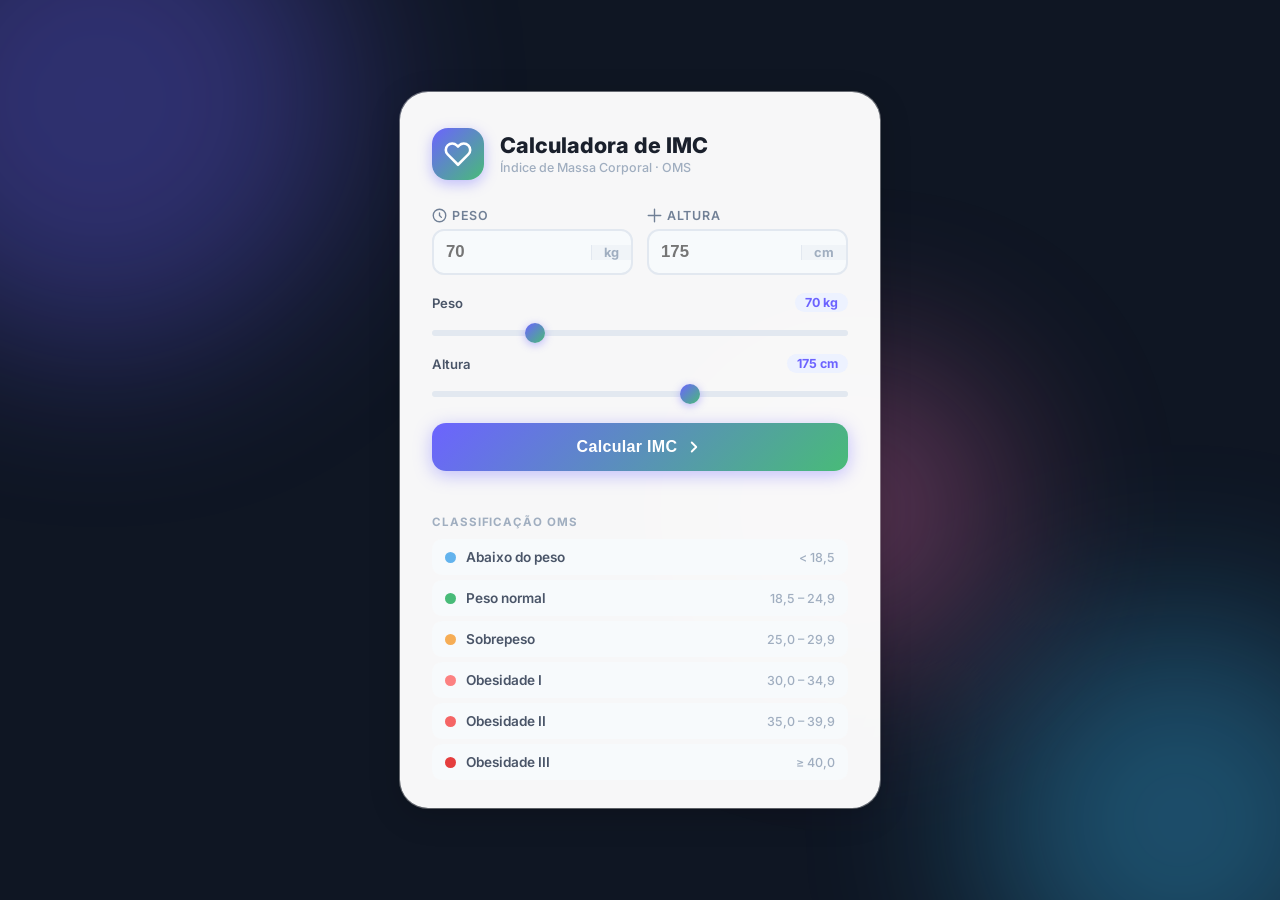
<file: calculadora-imc/index.html>
<!DOCTYPE html>
<html lang="pt-BR">
<head>
  <meta charset="UTF-8" />
  <meta name="viewport" content="width=device-width, initial-scale=1.0" />
  <title>Calculadora de IMC</title>
  <link href="https://fonts.googleapis.com/css2?family=Inter:wght@400;500;600;700;800&display=swap" rel="stylesheet" />
  <style>
    *, *::before, *::after { margin: 0; padding: 0; box-sizing: border-box; }

    body {
      font-family: 'Inter', sans-serif;
      min-height: 100vh;
      background: #0f1623;
      display: flex;
      align-items: center;
      justify-content: center;
      padding: 24px 16px;
      overflow-x: hidden;
      color: #2d3748;
    }

    .bg-blobs { position: fixed; inset: 0; pointer-events: none; overflow: hidden; z-index: 0; }
    .blob {
      position: absolute;
      border-radius: 50%;
      filter: blur(90px);
      opacity: 0.35;
      animation: float 10s ease-in-out infinite alternate;
    }
    .blob-1 { width: 500px; height: 500px; background: #6c63ff; top: -150px; left: -150px; animation-delay: 0s; }
    .blob-2 { width: 400px; height: 400px; background: #38bdf8; bottom: -120px; right: -100px; animation-delay: -4s; }
    .blob-3 { width: 300px; height: 300px; background: #f472b6; top: 40%; left: 55%; animation-delay: -7s; }

    @keyframes float {
      from { transform: translateY(0) scale(1); }
      to   { transform: translateY(-30px) scale(1.06); }
    }

    .container { position: relative; z-index: 1; width: 100%; max-width: 480px; }

    .glass-card {
      background: rgba(255,255,255,0.97);
      border-radius: 28px;
      padding: 36px 32px 28px;
      box-shadow:
        0 2px 4px rgba(0,0,0,0.06),
        0 8px 32px rgba(0,0,0,0.18),
        0 0 0 1px rgba(255,255,255,0.4);
    }

    .header { display: flex; align-items: center; gap: 16px; margin-bottom: 28px; }
    .icon-wrap {
      width: 52px; height: 52px;
      border-radius: 16px;
      background: linear-gradient(135deg, #6c63ff, #48bb78);
      display: flex; align-items: center; justify-content: center;
      color: white; flex-shrink: 0;
      box-shadow: 0 4px 14px rgba(108,99,255,0.4);
    }
    h1 { font-size: 1.35rem; font-weight: 800; color: #1a202c; line-height: 1.2; }
    .subtitle { font-size: 0.78rem; color: #a0aec0; font-weight: 500; margin-top: 2px; }

    .inputs-grid { display: grid; grid-template-columns: 1fr 1fr; gap: 14px; margin-bottom: 18px; }
    .input-group label {
      display: flex; align-items: center; gap: 5px;
      font-size: 0.78rem; font-weight: 600; color: #718096;
      text-transform: uppercase; letter-spacing: 0.06em; margin-bottom: 6px;
    }
    .input-wrap {
      display: flex; align-items: center;
      background: #f7fafc; border: 2px solid #e2e8f0;
      border-radius: 12px; overflow: hidden;
      transition: border-color 0.2s, box-shadow 0.2s;
    }
    .input-wrap:focus-within {
      border-color: #6c63ff;
      box-shadow: 0 0 0 3px rgba(108,99,255,0.15);
      background: #fff;
    }
    input[type="number"] {
      flex: 1; border: none; background: transparent;
      padding: 11px 12px; font-size: 1.05rem; font-weight: 700;
      color: #1a202c; outline: none; width: 100%;
    }
    input[type="number"]::-webkit-inner-spin-button,
    input[type="number"]::-webkit-outer-spin-button { -webkit-appearance: none; }
    .unit {
      padding: 0 12px; font-size: 0.8rem; font-weight: 700; color: #a0aec0;
      border-left: 1px solid #e2e8f0; background: #f0f4f8;
      height: 100%; display: flex; align-items: center;
    }

    .slider-group { display: flex; flex-direction: column; gap: 14px; margin-bottom: 22px; }
    .slider-header {
      display: flex; justify-content: space-between; align-items: center;
      margin-bottom: 8px; font-size: 0.82rem; font-weight: 600; color: #4a5568;
    }
    .slider-badge {
      background: #edf2ff; color: #6c63ff;
      font-size: 0.78rem; font-weight: 700;
      padding: 2px 10px; border-radius: 20px;
    }
    .slider {
      -webkit-appearance: none; appearance: none;
      width: 100%; height: 6px; border-radius: 99px;
      background: #e2e8f0; outline: none; cursor: pointer;
    }
    .slider::-webkit-slider-thumb {
      -webkit-appearance: none; width: 20px; height: 20px; border-radius: 50%;
      background: linear-gradient(135deg, #6c63ff, #48bb78);
      box-shadow: 0 2px 8px rgba(108,99,255,0.45);
      cursor: pointer; transition: transform 0.15s;
    }
    .slider::-webkit-slider-thumb:hover { transform: scale(1.2); }
    .slider::-moz-range-thumb {
      width: 20px; height: 20px; border-radius: 50%; border: none;
      background: linear-gradient(135deg, #6c63ff, #48bb78);
      box-shadow: 0 2px 8px rgba(108,99,255,0.45); cursor: pointer;
    }

    .btn-calc {
      width: 100%; padding: 15px;
      background: linear-gradient(135deg, #6c63ff 0%, #48bb78 100%);
      color: white; border: none; border-radius: 14px;
      font-size: 1rem; font-weight: 700; cursor: pointer;
      display: flex; align-items: center; justify-content: center; gap: 8px;
      letter-spacing: 0.02em;
      box-shadow: 0 4px 18px rgba(108,99,255,0.4);
      transition: transform 0.15s, box-shadow 0.15s, filter 0.15s;
    }
    .btn-calc:hover { transform: translateY(-2px); box-shadow: 0 8px 24px rgba(108,99,255,0.45); }
    .btn-calc:active { transform: translateY(0); filter: brightness(0.95); }

    .result-card {
      margin-top: 22px; border-radius: 18px; overflow: hidden;
      max-height: 0; opacity: 0;
      transition: max-height 0.6s ease, opacity 0.4s ease;
    }
    .result-card.visible { max-height: 400px; opacity: 1; }
    .result-inner {
      background: linear-gradient(160deg, #f8f9ff 0%, #f0fff6 100%);
      border: 2px solid #e9ecef; border-radius: 18px;
      padding: 24px 20px 20px; text-align: center;
    }

    .gauge-wrap { display: flex; justify-content: center; margin-bottom: 8px; }
    .result-value-wrap { margin-bottom: 8px; }
    .imc-number { font-size: 3.2rem; font-weight: 800; color: #1a202c; line-height: 1; }
    .imc-badge {
      display: inline-block; margin-top: 6px;
      padding: 4px 18px; border-radius: 99px;
      font-size: 0.85rem; font-weight: 700;
      background: #c6f6d5; color: #276749;
      transition: background 0.5s, color 0.5s;
    }
    .imc-desc { font-size: 0.82rem; color: #718096; margin: 10px 0 16px; line-height: 1.5; }

    .mini-stats {
      display: flex; justify-content: center; align-items: center;
      background: white; border-radius: 12px;
      border: 1px solid #e2e8f0; overflow: hidden;
    }
    .mini-stat {
      flex: 1; display: flex; flex-direction: column;
      align-items: center; padding: 12px 8px; gap: 3px;
    }
    .mini-label { font-size: 0.72rem; color: #a0aec0; font-weight: 500; }
    .mini-val { font-size: 1rem; font-weight: 700; color: #2d3748; }
    .mini-divider { width: 1px; height: 40px; background: #e2e8f0; flex-shrink: 0; }

    .table-section { margin-top: 22px; }
    .table-title {
      font-size: 0.72rem; font-weight: 700; color: #a0aec0;
      text-transform: uppercase; letter-spacing: 0.08em; margin-bottom: 10px;
    }
    .table-list { display: flex; flex-direction: column; gap: 5px; }
    .table-row {
      display: flex; align-items: center; gap: 10px;
      padding: 9px 12px; border-radius: 10px;
      background: #f7fafc; border: 1.5px solid transparent;
      transition: border-color 0.3s, background 0.3s, transform 0.2s;
      font-size: 0.85rem;
    }
    .table-row.active {
      background: #fff; border-color: #6c63ff;
      transform: translateX(4px);
      box-shadow: 0 2px 10px rgba(108,99,255,0.12);
    }
    .cat-dot { width: 11px; height: 11px; border-radius: 50%; flex-shrink: 0; }
    .cat-name { flex: 1; font-weight: 600; color: #4a5568; }
    .table-row.active .cat-name { color: #1a202c; }
    .cat-range { font-size: 0.78rem; color: #a0aec0; font-weight: 500; }
    .table-row.active .cat-range { color: #6c63ff; font-weight: 700; }
  </style>
</head>
<body>

  <div class="bg-blobs">
    <div class="blob blob-1"></div>
    <div class="blob blob-2"></div>
    <div class="blob blob-3"></div>
  </div>

  <main class="container">
    <div class="glass-card">

      <div class="header">
        <div class="icon-wrap">
          <svg width="28" height="28" viewBox="0 0 24 24" fill="none" stroke="currentColor" stroke-width="2.2" stroke-linecap="round" stroke-linejoin="round">
            <path d="M20.84 4.61a5.5 5.5 0 0 0-7.78 0L12 5.67l-1.06-1.06a5.5 5.5 0 0 0-7.78 7.78l1.06 1.06L12 21.23l7.78-7.78 1.06-1.06a5.5 5.5 0 0 0 0-7.78z"/>
          </svg>
        </div>
        <div>
          <h1>Calculadora de IMC</h1>
          <p class="subtitle">Índice de Massa Corporal · OMS</p>
        </div>
      </div>

      <div class="inputs-grid">
        <div class="input-group">
          <label for="peso">
            <svg width="15" height="15" viewBox="0 0 24 24" fill="none" stroke="currentColor" stroke-width="2.2" stroke-linecap="round" stroke-linejoin="round"><circle cx="12" cy="12" r="10"/><path d="M12 8v4l3 3"/></svg>
            Peso
          </label>
          <div class="input-wrap">
            <input type="number" id="peso" placeholder="70" min="1" max="500" step="0.1" />
            <span class="unit">kg</span>
          </div>
        </div>
        <div class="input-group">
          <label for="altura">
            <svg width="15" height="15" viewBox="0 0 24 24" fill="none" stroke="currentColor" stroke-width="2.2" stroke-linecap="round" stroke-linejoin="round"><path d="M12 22V2M2 12h20"/></svg>
            Altura
          </label>
          <div class="input-wrap">
            <input type="number" id="altura" placeholder="175" min="50" max="300" />
            <span class="unit">cm</span>
          </div>
        </div>
      </div>

      <div class="slider-group">
        <div class="slider-item">
          <div class="slider-header">
            <span>Peso</span>
            <span id="peso-val" class="slider-badge">70 kg</span>
          </div>
          <input type="range" id="slider-peso" min="30" max="200" value="70" step="0.5" class="slider" />
        </div>
        <div class="slider-item">
          <div class="slider-header">
            <span>Altura</span>
            <span id="altura-val" class="slider-badge">175 cm</span>
          </div>
          <input type="range" id="slider-altura" min="100" max="220" value="175" class="slider" />
        </div>
      </div>

      <button class="btn-calc" id="btn-calc" onclick="calcular()">
        <span>Calcular IMC</span>
        <svg width="18" height="18" viewBox="0 0 24 24" fill="none" stroke="currentColor" stroke-width="2.5" stroke-linecap="round" stroke-linejoin="round"><polyline points="9 18 15 12 9 6"/></svg>
      </button>

      <div class="result-card" id="result">
        <div class="result-inner">
          <div class="gauge-wrap">
            <svg viewBox="0 0 200 120" width="200" height="120">
              <path d="M 20 100 A 80 80 0 0 1 180 100" fill="none" stroke="#e2e8f0" stroke-width="14" stroke-linecap="round"/>
              <path id="gauge-fill" d="M 20 100 A 80 80 0 0 1 180 100" fill="none" stroke="#48bb78" stroke-width="14" stroke-linecap="round"
                stroke-dasharray="251.2" stroke-dashoffset="251.2" style="transition:stroke-dashoffset 1s ease,stroke 0.5s ease"/>
              <line id="gauge-needle" x1="100" y1="100" x2="100" y2="30" stroke="#2d3748" stroke-width="3" stroke-linecap="round"
                style="transform-origin:100px 100px;transform:rotate(0deg);transition:transform 1s ease"/>
              <circle cx="100" cy="100" r="7" fill="#2d3748"/>
            </svg>
          </div>
          <div class="result-value-wrap">
            <div class="imc-number" id="imc-number">--</div>
            <div class="imc-badge" id="imc-badge">--</div>
          </div>
          <p class="imc-desc" id="imc-desc"></p>
          <div class="mini-stats">
            <div class="mini-stat">
              <span class="mini-label">Peso ideal (mín)</span>
              <span class="mini-val" id="peso-min">--</span>
            </div>
            <div class="mini-divider"></div>
            <div class="mini-stat">
              <span class="mini-label">Peso ideal (máx)</span>
              <span class="mini-val" id="peso-max">--</span>
            </div>
          </div>
        </div>
      </div>

      <div class="table-section">
        <p class="table-title">Classificação OMS</p>
        <div class="table-list">
          <div class="table-row" data-cat="0"><span class="cat-dot" style="background:#63b3ed"></span><span class="cat-name">Abaixo do peso</span><span class="cat-range">&lt; 18,5</span></div>
          <div class="table-row" data-cat="1"><span class="cat-dot" style="background:#48bb78"></span><span class="cat-name">Peso normal</span><span class="cat-range">18,5 – 24,9</span></div>
          <div class="table-row" data-cat="2"><span class="cat-dot" style="background:#f6ad55"></span><span class="cat-name">Sobrepeso</span><span class="cat-range">25,0 – 29,9</span></div>
          <div class="table-row" data-cat="3"><span class="cat-dot" style="background:#fc8181"></span><span class="cat-name">Obesidade I</span><span class="cat-range">30,0 – 34,9</span></div>
          <div class="table-row" data-cat="4"><span class="cat-dot" style="background:#f56565"></span><span class="cat-name">Obesidade II</span><span class="cat-range">35,0 – 39,9</span></div>
          <div class="table-row" data-cat="5"><span class="cat-dot" style="background:#e53e3e"></span><span class="cat-name">Obesidade III</span><span class="cat-range">&ge; 40,0</span></div>
        </div>
      </div>

    </div>
  </main>

  <script>
    const categorias = [
      { cat:0, label:'Abaixo do peso',   desc:'Seu peso está abaixo do recomendado. Consulte um nutricionista.',            badge:{bg:'#ebf8ff',text:'#2b6cb0'}, gaugeColor:'#63b3ed', needleDeg:-80, dashOffset:220 },
      { cat:1, label:'Peso normal',       desc:'Parabéns! Você está na faixa de peso ideal para sua altura.',               badge:{bg:'#c6f6d5',text:'#276749'}, gaugeColor:'#48bb78', needleDeg:-30, dashOffset:150 },
      { cat:2, label:'Sobrepeso',         desc:'Atenção aos hábitos alimentares e à prática de exercícios físicos.',        badge:{bg:'#fefcbf',text:'#975a16'}, gaugeColor:'#f6ad55', needleDeg:10,  dashOffset:90  },
      { cat:3, label:'Obesidade grau I',  desc:'Recomenda-se acompanhamento médico e mudanças no estilo de vida.',          badge:{bg:'#fff5f5',text:'#c53030'}, gaugeColor:'#fc8181', needleDeg:40,  dashOffset:50  },
      { cat:4, label:'Obesidade grau II', desc:'Procure orientação médica especializada para tratamento adequado.',         badge:{bg:'#fff5f5',text:'#9b2c2c'}, gaugeColor:'#f56565', needleDeg:65,  dashOffset:20  },
      { cat:5, label:'Obesidade grau III',desc:'Situação crítica. Busque atendimento médico com urgência.',                 badge:{bg:'#fff5f5',text:'#742a2a'}, gaugeColor:'#e53e3e', needleDeg:80,  dashOffset:5   },
    ];

    function getCategoria(imc) {
      if (imc < 18.5) return categorias[0];
      if (imc < 25)   return categorias[1];
      if (imc < 30)   return categorias[2];
      if (imc < 35)   return categorias[3];
      if (imc < 40)   return categorias[4];
      return               categorias[5];
    }

    function syncPeso(val) {
      document.getElementById('peso').value = val;
      document.getElementById('slider-peso').value = val;
      document.getElementById('peso-val').textContent = val + ' kg';
    }
    function syncAltura(val) {
      document.getElementById('altura').value = val;
      document.getElementById('slider-altura').value = val;
      document.getElementById('altura-val').textContent = val + ' cm';
    }

    document.getElementById('peso').addEventListener('input', e => syncPeso(e.target.value));
    document.getElementById('altura').addEventListener('input', e => syncAltura(e.target.value));
    document.getElementById('slider-peso').addEventListener('input', e => syncPeso(e.target.value));
    document.getElementById('slider-altura').addEventListener('input', e => syncAltura(e.target.value));
    document.addEventListener('keydown', e => { if (e.key === 'Enter') calcular(); });

    function calcular() {
      const peso     = parseFloat(document.getElementById('peso').value);
      const alturaCm = parseFloat(document.getElementById('altura').value);

      if (!peso || !alturaCm || peso <= 0 || alturaCm <= 0) {
        shake(document.getElementById('btn-calc'));
        return;
      }

      const altura  = alturaCm / 100;
      const imc     = peso / (altura * altura);
      const cat     = getCategoria(imc);
      const pesoMin = (18.5 * altura * altura).toFixed(1);
      const pesoMax = (24.9 * altura * altura).toFixed(1);

      document.getElementById('imc-number').textContent = imc.toFixed(1);

      const badge = document.getElementById('imc-badge');
      badge.textContent      = cat.label;
      badge.style.background = cat.badge.bg;
      badge.style.color      = cat.badge.text;

      document.getElementById('imc-desc').textContent = cat.desc;
      document.getElementById('peso-min').textContent = pesoMin + ' kg';
      document.getElementById('peso-max').textContent = pesoMax + ' kg';

      document.getElementById('gauge-fill').style.stroke           = cat.gaugeColor;
      document.getElementById('gauge-fill').style.strokeDashoffset = cat.dashOffset;
      document.getElementById('gauge-needle').style.transform      = `rotate(${cat.needleDeg}deg)`;

      document.querySelectorAll('.table-row').forEach(row => {
        row.classList.toggle('active', parseInt(row.dataset.cat) === cat.cat);
      });

      document.getElementById('result').classList.add('visible');
      animateNumber('imc-number', imc);
    }

    function animateNumber(id, target) {
      const el        = document.getElementById(id);
      const start     = parseFloat(el.textContent) || 0;
      const startTime = performance.now();
      (function update(now) {
        const p = Math.min((now - startTime) / 800, 1);
        el.textContent = (start + (target - start) * (1 - Math.pow(1 - p, 3))).toFixed(1);
        if (p < 1) requestAnimationFrame(update);
      })(performance.now());
    }

    function shake(el) {
      [[-6,0],[6,80],[-4,160],[4,240],['',320]].forEach(([x,t]) =>
        setTimeout(() => { el.style.transform = x ? `translateX(${x}px)` : ''; }, t)
      );
    }
  </script>
</body>
</html>
</file>
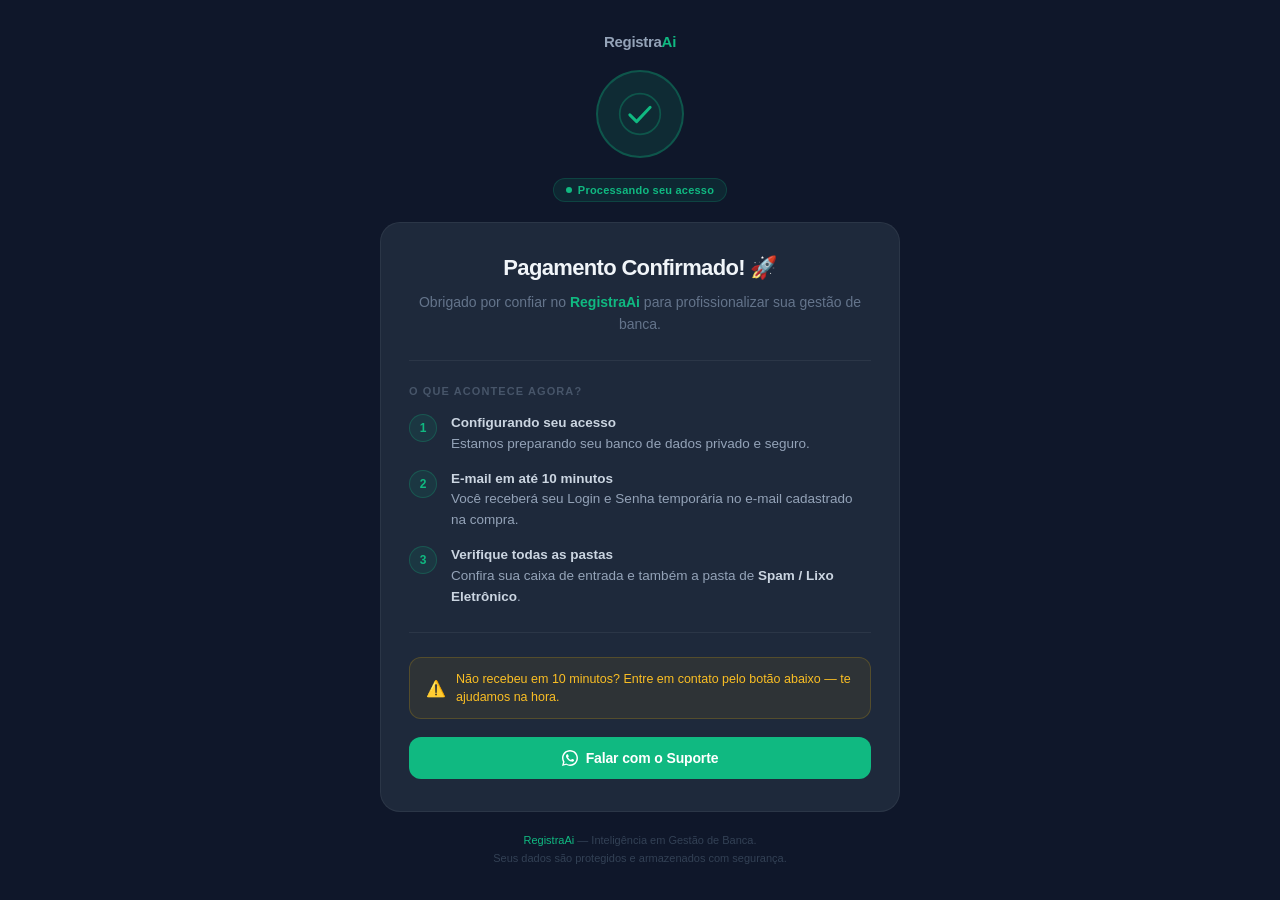
<file: registrabet/sucesso.html>
<!DOCTYPE html>
<html lang="pt-BR">
<head>
  <meta charset="UTF-8">
  <meta name="viewport" content="width=device-width, initial-scale=1.0">
  <title>Pagamento Confirmado — RegistraAi</title>
  <style>
    *, *::before, *::after { box-sizing: border-box; margin: 0; padding: 0; }

    body {
      background-color: #0f172a;
      color: #e2e8f0;
      font-family: -apple-system, BlinkMacSystemFont, 'Segoe UI', Roboto, sans-serif;
      min-height: 100vh;
      display: flex;
      flex-direction: column;
      align-items: center;
      justify-content: center;
      padding: 24px 16px;
    }

    .container {
      width: 100%;
      max-width: 520px;
      display: flex;
      flex-direction: column;
      align-items: center;
      gap: 20px;
    }

    /* ── Logo ── */
    .brand {
      font-size: 15px;
      font-weight: 700;
      color: #94a3b8;
      letter-spacing: -0.02em;
    }
    .brand span { color: #10b981; }

    /* ── Checkmark animado ── */
    .check-wrap {
      width: 88px;
      height: 88px;
      border-radius: 50%;
      background: rgba(16, 185, 129, 0.12);
      border: 2px solid rgba(16, 185, 129, 0.3);
      display: flex;
      align-items: center;
      justify-content: center;
      animation: pop 0.5s cubic-bezier(0.175, 0.885, 0.32, 1.275) both;
    }

    @keyframes pop {
      0%   { transform: scale(0); opacity: 0; }
      100% { transform: scale(1); opacity: 1; }
    }

    .check-wrap svg {
      width: 44px;
      height: 44px;
    }

    .check-path {
      stroke-dasharray: 60;
      stroke-dashoffset: 60;
      animation: draw 0.5s ease 0.35s forwards;
    }

    @keyframes draw {
      to { stroke-dashoffset: 0; }
    }

    /* ── Card principal ── */
    .card {
      background: #1e293b;
      border: 1px solid rgba(255,255,255,0.06);
      border-radius: 20px;
      padding: 32px 28px;
      width: 100%;
      text-align: center;
    }

    .card h1 {
      font-size: 22px;
      font-weight: 800;
      color: #f1f5f9;
      letter-spacing: -0.03em;
      margin-bottom: 10px;
      line-height: 1.2;
    }

    .card p.sub {
      font-size: 14px;
      color: #64748b;
      line-height: 1.6;
    }

    /* ── Divisor ── */
    .divider {
      width: 100%;
      height: 1px;
      background: rgba(255,255,255,0.06);
      margin: 24px 0;
    }

    /* ── Steps ── */
    .steps-title {
      font-size: 11px;
      font-weight: 700;
      color: #475569;
      text-transform: uppercase;
      letter-spacing: 0.1em;
      margin-bottom: 16px;
      text-align: left;
    }

    .steps {
      display: flex;
      flex-direction: column;
      gap: 14px;
      text-align: left;
    }

    .step {
      display: flex;
      align-items: flex-start;
      gap: 14px;
    }

    .step-num {
      width: 28px;
      height: 28px;
      border-radius: 50%;
      background: rgba(16, 185, 129, 0.1);
      border: 1px solid rgba(16, 185, 129, 0.25);
      color: #10b981;
      font-size: 12px;
      font-weight: 700;
      display: flex;
      align-items: center;
      justify-content: center;
      flex-shrink: 0;
      margin-top: 1px;
    }

    .step-text {
      font-size: 13.5px;
      color: #94a3b8;
      line-height: 1.55;
    }

    .step-text strong {
      color: #cbd5e1;
      font-weight: 600;
    }

    /* ── Alerta spam ── */
    .alert {
      background: rgba(234, 179, 8, 0.08);
      border: 1px solid rgba(234, 179, 8, 0.2);
      border-radius: 12px;
      padding: 12px 16px;
      display: flex;
      align-items: center;
      gap: 10px;
      font-size: 12.5px;
      color: #fbbf24;
      line-height: 1.45;
      text-align: left;
    }

    .alert-icon { font-size: 16px; flex-shrink: 0; }

    /* ── Botão suporte ── */
    .btn-support {
      display: inline-flex;
      align-items: center;
      gap: 8px;
      padding: 13px 28px;
      background: #10b981;
      color: #fff;
      font-weight: 700;
      font-size: 14px;
      border-radius: 12px;
      text-decoration: none;
      transition: background 0.2s, transform 0.15s;
      width: 100%;
      justify-content: center;
      letter-spacing: -0.01em;
    }

    .btn-support:hover {
      background: #059669;
      transform: translateY(-1px);
    }

    .btn-support:active { transform: translateY(0); }

    /* ── Timer badge ── */
    .badge {
      display: inline-flex;
      align-items: center;
      gap: 6px;
      background: rgba(16, 185, 129, 0.1);
      border: 1px solid rgba(16, 185, 129, 0.2);
      color: #10b981;
      font-size: 11px;
      font-weight: 600;
      padding: 5px 12px;
      border-radius: 999px;
      letter-spacing: 0.02em;
    }

    .badge-dot {
      width: 6px;
      height: 6px;
      border-radius: 50%;
      background: #10b981;
      animation: pulse 1.5s ease-in-out infinite;
    }

    @keyframes pulse {
      0%, 100% { opacity: 1; transform: scale(1); }
      50%       { opacity: 0.4; transform: scale(0.7); }
    }

    /* ── Footer ── */
    footer {
      font-size: 11px;
      color: #334155;
      text-align: center;
      line-height: 1.6;
    }

    footer span { color: #10b981; }
  </style>
</head>
<body>

  <div class="container">

    <!-- Branding -->
    <p class="brand">Registra<span>Ai</span></p>

    <!-- Checkmark animado -->
    <div class="check-wrap">
      <svg viewBox="0 0 52 52" fill="none" xmlns="http://www.w3.org/2000/svg">
        <circle cx="26" cy="26" r="24" stroke="rgba(16,185,129,0.3)" stroke-width="2"/>
        <polyline class="check-path"
          points="14,27 22,35 38,18"
          fill="none"
          stroke="#10b981"
          stroke-width="3.5"
          stroke-linecap="round"
          stroke-linejoin="round"/>
      </svg>
    </div>

    <!-- Status badge -->
    <div class="badge">
      <div class="badge-dot"></div>
      Processando seu acesso
    </div>

    <!-- Card principal -->
    <div class="card">
      <h1>Pagamento Confirmado! 🚀</h1>
      <p class="sub">
        Obrigado por confiar no <strong style="color:#10b981">RegistraAi</strong> para profissionalizar sua gestão de banca.
      </p>

      <div class="divider"></div>

      <p class="steps-title">O que acontece agora?</p>

      <div class="steps">
        <div class="step">
          <div class="step-num">1</div>
          <p class="step-text">
            <strong>Configurando seu acesso</strong><br>
            Estamos preparando seu banco de dados privado e seguro.
          </p>
        </div>
        <div class="step">
          <div class="step-num">2</div>
          <p class="step-text">
            <strong>E-mail em até 10 minutos</strong><br>
            Você receberá seu Login e Senha temporária no e-mail cadastrado na compra.
          </p>
        </div>
        <div class="step">
          <div class="step-num">3</div>
          <p class="step-text">
            <strong>Verifique todas as pastas</strong><br>
            Confira sua caixa de entrada e também a pasta de <strong>Spam / Lixo Eletrônico</strong>.
          </p>
        </div>
      </div>

      <div class="divider"></div>

      <!-- Alerta spam -->
      <div class="alert">
        <span class="alert-icon">⚠️</span>
        <span>Não recebeu em 10 minutos? Entre em contato pelo botão abaixo — te ajudamos na hora.</span>
      </div>

      <br>

      <!-- Botão suporte -->
      <a href="https://wa.me/5541984609586" target="_blank" rel="noopener" class="btn-support">
        <!-- Troque # pelo link do seu WhatsApp ou Instagram -->
        <svg width="16" height="16" viewBox="0 0 24 24" fill="currentColor"><path d="M17.472 14.382c-.297-.149-1.758-.867-2.03-.967-.273-.099-.471-.148-.67.15-.197.297-.767.966-.94 1.164-.173.199-.347.223-.644.075-.297-.15-1.255-.463-2.39-1.475-.883-.788-1.48-1.761-1.653-2.059-.173-.297-.018-.458.13-.606.134-.133.298-.347.446-.52.149-.174.198-.298.298-.497.099-.198.05-.371-.025-.52-.075-.149-.669-1.612-.916-2.207-.242-.579-.487-.5-.669-.51-.173-.008-.371-.01-.57-.01-.198 0-.52.074-.792.372-.272.297-1.04 1.016-1.04 2.479 0 1.462 1.065 2.875 1.213 3.074.149.198 2.096 3.2 5.077 4.487.709.306 1.262.489 1.694.625.712.227 1.36.195 1.871.118.571-.085 1.758-.719 2.006-1.413.248-.694.248-1.289.173-1.413-.074-.124-.272-.198-.57-.347z"/><path d="M11.998 0C5.373 0 0 5.373 0 12.001c0 2.117.554 4.104 1.523 5.825L.057 23.926l6.266-1.644A11.944 11.944 0 0012 24c6.627 0 12-5.373 12-12S18.625 0 11.998 0zm.002 21.818a9.822 9.822 0 01-5.011-1.371l-.36-.214-3.72.976.993-3.628-.234-.373A9.818 9.818 0 012.182 12c0-5.42 4.4-9.818 9.818-9.818 5.419 0 9.818 4.398 9.818 9.818 0 5.42-4.399 9.818-9.818 9.818z"/></svg>
        Falar com o Suporte
      </a>
    </div>

    <!-- Footer -->
    <footer>
      <span>RegistraAi</span> — Inteligência em Gestão de Banca.<br>
      Seus dados são protegidos e armazenados com segurança.
    </footer>

  </div>

</body>
</html>
</file>
